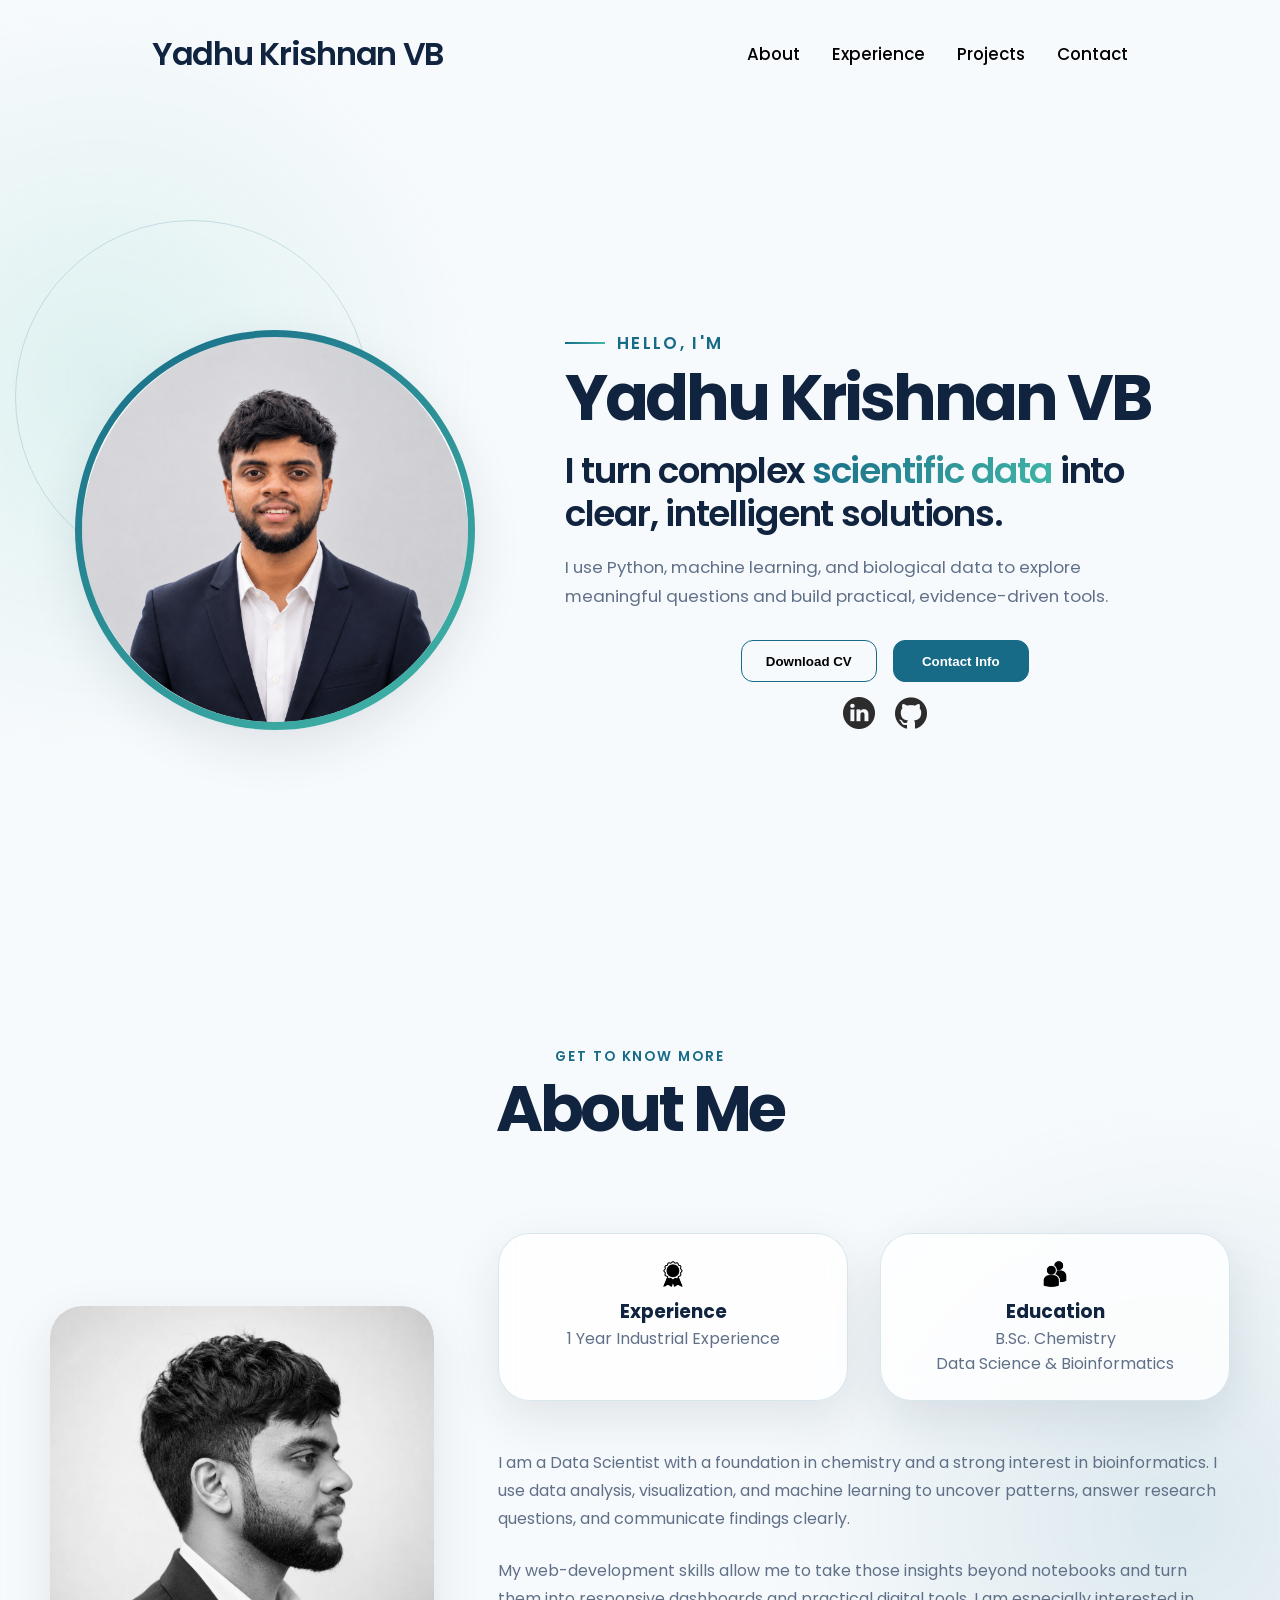
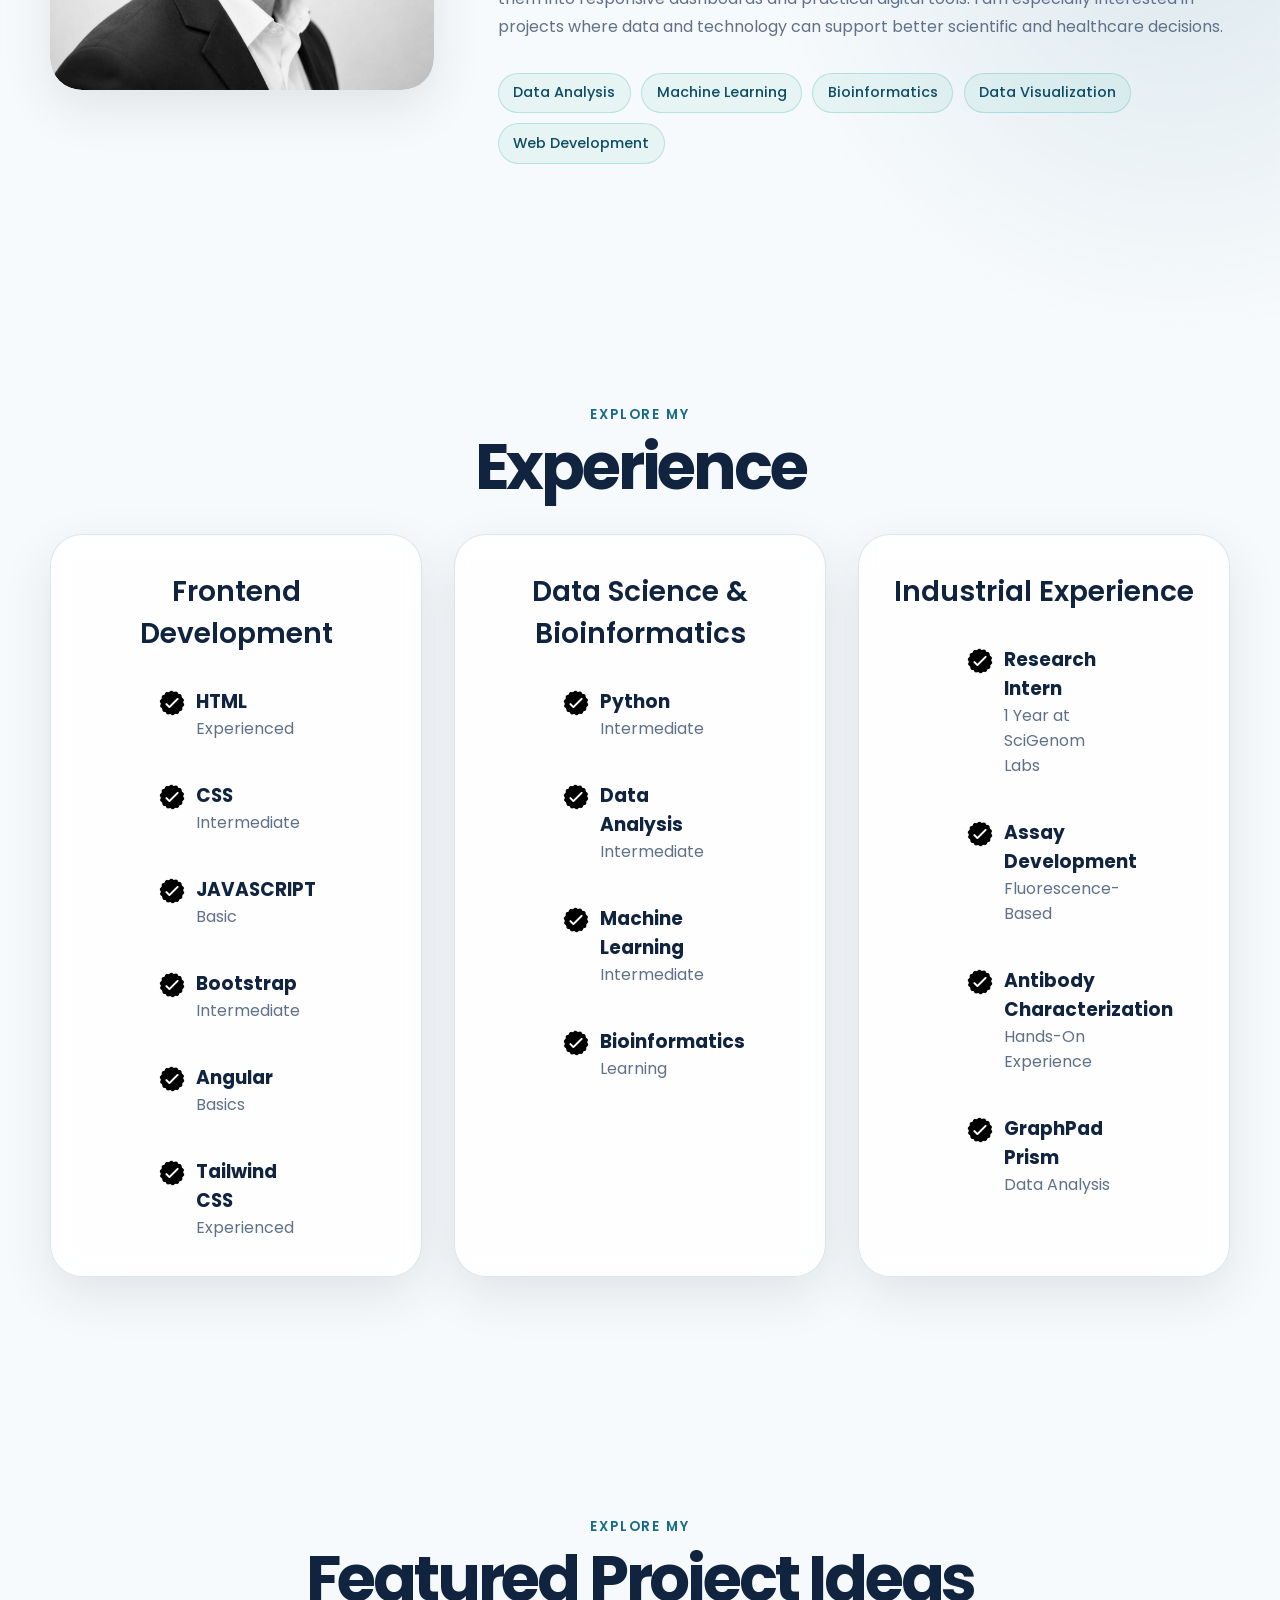
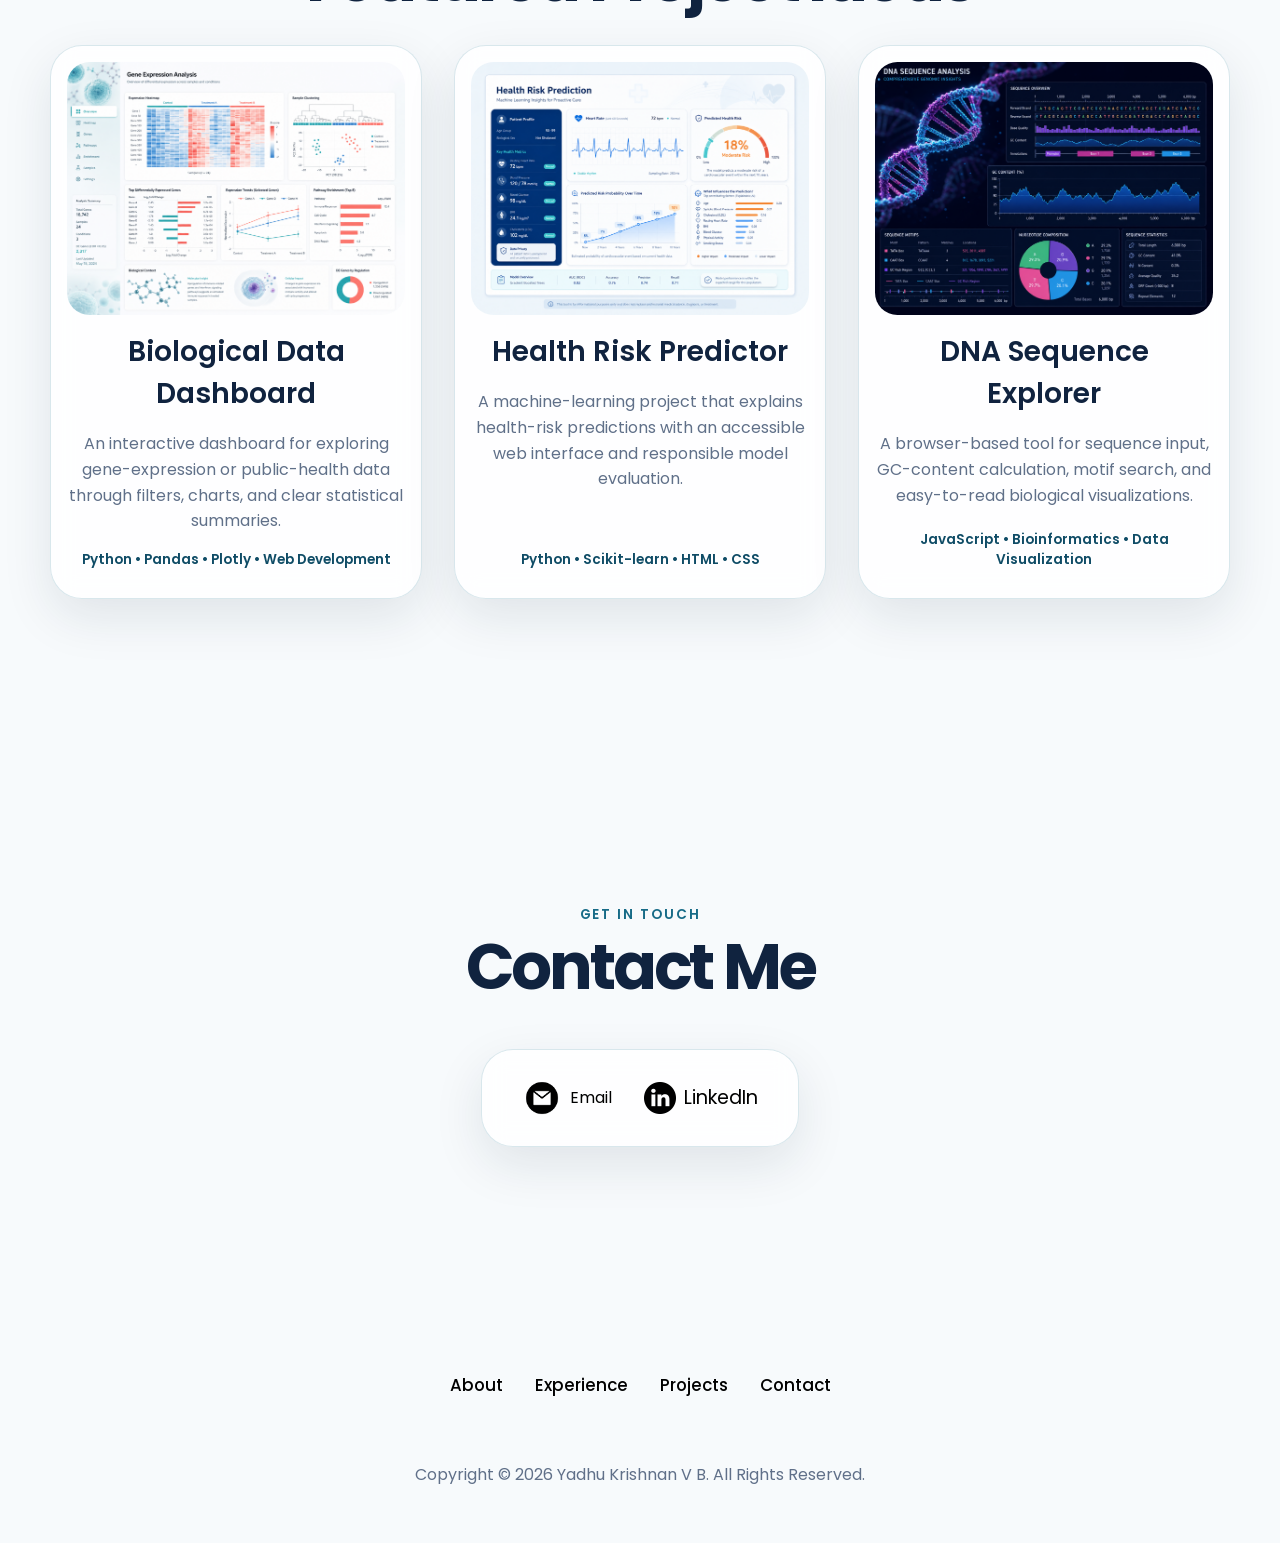
<file: index.html>
<!DOCTYPE html>
<html lang="en">
<head>
  <meta charset="UTF-8" />
  <meta http-equiv="X-UA-Compatible" content="IE=edge" />
  <meta name="viewport" content="width=device-width, initial-scale=1.0" />
  <title>Yadhu Krishnan VB | Data Science & Bioinformatics</title>
  <link rel="stylesheet" href="style.css" />
  <link rel="stylesheet" href="mediaqueries.css" />
</head>
<body>
  <nav id="desktop-nav">
    <div class="logo">Yadhu Krishnan VB</div>
    <div>
      <ul class="nav-links">
        <li><a href="#about">About</a></li>
        <li><a href="#experience">Experience</a></li>
        <li><a href="#projects">Projects</a></li>
        <li><a href="#contact">Contact</a></li>
      </ul>
    </div>
  </nav>
 <nav id="hamburger-nav">
  <div class="logo">Yadhu Krishnan VB</div>

  <div class="hamburger-menu">
    <div class="hamburger-icon" onclick="toggleMenu()">
      <span></span>
      <span></span>
      <span></span>
    </div>

    <div class="menu-links">
      <li><a href="#about" onclick="toggleMenu()">About</a></li>
      <li><a href="#experience" onclick="toggleMenu()">Experience</a></li>
      <li><a href="#projects" onclick="toggleMenu()">Projects</a></li>
      <li><a href="#contact" onclick="toggleMenu()">Contact</a></li>
    </div>
  </div>
</nav>
<section id="profile">
  <div class="section__pic-container">
    <img
      src="./assets/profile-pic.png"
      alt="Yadhu Krishnan VB profile picture"
    />
  </div>

  <div class="section__text">
    <p class="section__text__p1">Hello, I'm</p>
    <h1 class="title">Yadhu Krishnan VB</h1>
    <p class="section__text__p2 hero-statement">
      I turn complex <span>scientific data</span> into clear, intelligent solutions.
    </p>
    <p class="profile-summary">
      I use Python, machine learning, and biological data to explore meaningful
      questions and build practical, evidence-driven tools.
    </p>

    <div class="btn-container">
      <button
        class="btn btn-color-2"
        onclick="window.open('./assets/resume-example.pdf')"
      >
        Download CV
      </button>

      <button
        class="btn btn-color-1"
        onclick="location.href='./#contact'"
      >
        Contact Info
      </button>
    </div>

    <div id="socials-container">
      <img
        src="./assets/linkedin.png"
        alt="My LinkedIn profile"
        class="icon"
        onclick="location.href='https://www.linkedin.com/in/yadhu-krishnan-v-b-65b9093b6'"
      />
      <img
  src="./assets/github.png"
  alt="Yadhu portfolio GitHub repository"
  class="icon"
  onclick="location.href='https://github.com/yadhukrishnanvb/yadhu-portfolio'"
/>
    </div>
  </div>
</section>
<section id="about">
    <p class="section__text__p1">Get to Know More</p>
    <h1 class="title">About Me</h1>
   <div class="section-container">
    <div class="section__pic-container">
    <img
      src="./assets/about-pic.jpeg"
      alt="Profile picture"
      class="about-pic"
    />
  </div>

  <div class="about-details-container">
    <div class="about-containers">
      <div class="details-container">
        <img
          src="./assets/experience.png"
          alt="Experience icon"
          class="icon"
        />
        <h3>Experience</h3>
        <p>1 Year Industrial Experience</p>
    </div>
    <div class="details-container">
        <img
          src="./assets/education.png"
          alt="Education icon"
          class="icon"
          />
          <h3>Education</h3>
          <p>B.Sc. Chemistry<br />Data Science &amp; Bioinformatics</p>

    </div>
    </div>
    <div class="text-container">
      <!-- UPDATED: Clearer professional introduction and areas of focus -->
      <p>
        I am a Data Scientist with a foundation in chemistry and a strong interest in
        bioinformatics. I use data analysis, visualization, and machine learning to
        uncover patterns, answer research questions, and communicate findings clearly.
      </p>
      <p>
        My web-development skills allow me to take those insights beyond notebooks and
        turn them into responsive dashboards and practical digital tools. I am especially
        interested in projects where data and technology can support better scientific
        and healthcare decisions.
      </p>
      <div class="about-focus" aria-label="Areas of focus">
        <span>Data Analysis</span>
        <span>Machine Learning</span>
        <span>Bioinformatics</span>
        <span>Data Visualization</span>
        <span>Web Development</span>
      </div>
    </div>
  </div>
</div>
<img
  src="./assets/arrow.png"
  alt="Arrow icon"
  class="icon arrow"
  onclick="location.href='./#experience'"
/>
</section>
<section id="experience">
  <p class="section__text__p1">Explore My</p>
  <h1 class="title">Experience</h1>
  <div class="experience-details-container">
    <div class="about-containers">
      <div class="details-container">
        <h2 class="experience-sub-title">Frontend Development</h2>
        <div class="article-container">
        <article>
        <img
           src="./assets/checkmark.png"
         alt="Experience icon"
        class="icon"
  />
  <div>
    <h3>HTML</h3>
    <p>Experienced</p>
  </div>
</article>
        <article>
        <img
           src="./assets/checkmark.png"
         alt="Experience icon"
        class="icon"
  />
  <div>
    <h3>CSS</h3>
    <p>Intermediate</p>
  </div>
</article>
        <article>
        <img
           src="./assets/checkmark.png"
         alt="Experience icon"
        class="icon"
  />
  <div>
    <h3>JAVASCRIPT</h3>
    <p>Basic</p>
  </div>
</article>
        <article>
        <img
           src="./assets/checkmark.png"
         alt="Experience icon"
        class="icon"
  />
  <div>
    <h3>Bootstrap</h3>
    <p>Intermediate</p>
  </div>
</article>
        <article>
        <img
           src="./assets/checkmark.png"
         alt="Experience icon"
        class="icon"
  />
  <div>
    <h3>Angular</h3>
    <p>Basics</p>
  </div>
</article>
        <article>
        <img
           src="./assets/checkmark.png"
         alt="Experience icon"
        class="icon"
  />
  <div>
    <h3>Tailwind CSS</h3>
    <p>Experienced</p>
  </div>
</article>
        </div>
      </div>
      <div class="details-container">
        <!-- UPDATED: Data science and bioinformatics skills -->
        <h2 class="experience-sub-title">Data Science &amp; Bioinformatics</h2>
        <div class="article-container">
        <article>
        <img
           src="./assets/checkmark.png"
         alt="Experience icon"
        class="icon"
  />
  <div>
    <h3>Python</h3>
    <p>Intermediate</p>
  </div>
</article>
        <article>
        <img
           src="./assets/checkmark.png"
         alt="Experience icon"
        class="icon"
  />
  <div>
    <h3>Data Analysis</h3>
    <p>Intermediate</p>
  </div>
</article>
        <article>
        <img
           src="./assets/checkmark.png"
         alt="Experience icon"
        class="icon"
  />
  <div>
    <h3>Machine Learning</h3>
    <p>Intermediate</p>
  </div>
</article>
        <article>
        <img
           src="./assets/checkmark.png"
         alt="Experience icon"
        class="icon"
  />
  <div>
    <h3>Bioinformatics</h3>
    <p>Learning</p>
  </div>
</article>
        
        </div>
      </div>
      <div class="details-container">
        <h2 class="experience-sub-title">Industrial Experience</h2>
        <div class="article-container">
          <article>
            <img
              src="./assets/checkmark.png"
              alt="Experience icon"
              class="icon"
            />
            <div>
              <h3>Research Intern</h3>
              <p>1 Year at SciGenom Labs</p>
            </div>
          </article>
          <article>
            <img
              src="./assets/checkmark.png"
              alt="Experience icon"
              class="icon"
            />
            <div>
              <h3>Assay Development</h3>
              <p>Fluorescence-Based</p>
            </div>
          </article>
          <article>
            <img
              src="./assets/checkmark.png"
              alt="Experience icon"
              class="icon"
            />
            <div>
              <h3>Antibody Characterization</h3>
              <p>Hands-On Experience</p>
            </div>
          </article>
          <article>
            <img
              src="./assets/checkmark.png"
              alt="Experience icon"
              class="icon"
            />
            <div>
              <h3>GraphPad Prism</h3>
              <p>Data Analysis</p>
            </div>
          </article>
        </div>
      </div>
    </div>
  </div>
  <img
  src="./assets/arrow.png"
  alt="Arrow icon"
  class="icon arrow"
  onclick="location.href='./#projects'"
/>
</section>
<section id="projects">
  <!-- UPDATED: One heading and three interdisciplinary project ideas -->
  <p class="section__text__p1">Explore My</p>
  <h1 class="title">Featured Project Ideas</h1>

  <div class="projects-grid">
    <div class="details-container color-container project-card">
      <img src="./assets/project-1.png" alt="Biological data dashboard preview" class="project-img" />
      <h2 class="experience-sub-title project-title">Biological Data Dashboard</h2>
      <p class="project-description">
        An interactive dashboard for exploring gene-expression or public-health data
        through filters, charts, and clear statistical summaries.
      </p>
      <p class="project-tools">Python • Pandas • Plotly • Web Development</p>
    </div>

    <div class="details-container color-container project-card">
      <img src="./assets/project-2.png" alt="Disease prediction application preview" class="project-img" />
      <h2 class="experience-sub-title project-title">Health Risk Predictor</h2>
      <p class="project-description">
        A machine-learning project that explains health-risk predictions with an
        accessible web interface and responsible model evaluation.
      </p>
      <p class="project-tools">Python • Scikit-learn • HTML • CSS</p>
    </div>

    <div class="details-container color-container project-card">
      <img src="./assets/project-3.png" alt="DNA sequence analysis tool preview" class="project-img" />
      <h2 class="experience-sub-title project-title">DNA Sequence Explorer</h2>
      <p class="project-description">
        A browser-based tool for sequence input, GC-content calculation, motif search,
        and easy-to-read biological visualizations.
      </p>
      <p class="project-tools">JavaScript • Bioinformatics • Data Visualization</p>
    </div>
  </div>
</section>
<section id="contact">
  <p class="section__text__p1">Get in Touch</p>
  <h1 class="title">Contact Me</h1>

  <div class="contact-info-upper-container">

    <div class="contact-info-container">
      <a
        href="./404.html"
        class="contact-email-link"
        aria-label="Email contact unavailable"
        title="Email contact unavailable"
      >
        <img
          src="./assets/email.png"
          alt=""
          class="icon contact-icon email-icon"
        />
        <span>Email</span>
      </a>
    </div>

    <div class="contact-info-container">
      <img
        src="./assets/linkedin.png"
        alt="LinkedIn icon"
        class="icon contact-icon"
      />
      <p>
        <a href="https://www.linkedin.com/in/yadhu-krishnan-v-b-65b9093b6">
          LinkedIn
        </a>
      </p>
    </div>

  </div>
</section>
<footer>
  <nav>
    <div class="nav-links-container">
      <ul class="nav-links">
        <li><a href="#about">About</a></li>
        <li><a href="#experience">Experience</a></li>
        <li><a href="#projects">Projects</a></li>
        <li><a href="#contact">Contact</a></li>
      </ul>
    </div>
  </nav>

  <p>Copyright &#169; 2026 Yadhu Krishnan V B. All Rights Reserved.</p>
</footer>
<script src="script.js"></script>
</body>
</html>
</file>
<file: style.css>
/* GENERAL */

@import url("https://fonts.googleapis.com/css2?family=Poppins:wght@300;400;500;600&display=swap");

* {
  margin: 0;
  padding: 0;
}

body {
  font-family: "Poppins", sans-serif;
}

html {
  scroll-behavior: smooth;
}

p {
  color: rgb(85, 85, 85);
}

/* TRANSITION */

a,
.btn {
  transition: all 300ms ease;
}

/* DESKTOP NAV */

nav,
.nav-links {
  display: flex;
}

nav {
  justify-content: space-around;
  align-items: center;
  height: 17vh;
}
.nav-links {
  gap: 2rem;
  list-style: none;
  font-size: 1.5rem;
}

a {
  color: black;
  text-decoration: none;
  text-decoration-color: white;
}
a:hover {
  color: grey;
  text-decoration: underline;
  text-underline-offset: 1rem;
  text-decoration-color: rgb(181, 181, 181);
}

.logo {
  font-size: 2rem;
}

.logo:hover {
  cursor: default;
}


/* HAMBURGER MENU */

#hamburger-nav {
  display: none;
}

.hamburger-menu {
  position: relative;
  display: inline-block;
}

.hamburger-icon {
  display: flex;
  flex-direction: column;
  justify-content: space-between;
  height: 24px;
  width: 30px;
  cursor: pointer;
}

.hamburger-icon span {
  width: 100%;
  height: 2px;
  background-color: black;
  transition: all 0.3s ease-in-out;
}
.menu-links {
  position: absolute;
  top: 100%;
  right: 0;
  background-color: white;
  width: fit-content;
  max-height: 0;
  overflow: hidden;
  transition: all 0.3s ease-in-out;
}


.menu-links a {
  display: block;
  padding: 10px;
  text-align: center;
  font-size: 1.5rem;
  color: black;
  text-decoration: none;
  transition: all 0.3s ease-in-out;
}

.menu-links li {
  list-style: none;
}

.menu-links.open {
  max-height: 300px;
}

.hamburger-icon.open span:first-child {
  transform: rotate(45deg) translate(10px, 5px);
}

.hamburger-icon.open span:nth-child(2) {
  opacity: 0;
}

.hamburger-icon.open span:last-child {
  transform: rotate(-45deg) translate(10px, -5px);
}

.hamburger-icon span:first-child {
  transform: none;
}

.hamburger-icon span:nth-child(2) {
  opacity: 1;
}

.hamburger-icon span:last-child {
  transform: none;
}

/* SECTIONS */

section {
  padding-top: 4vh;
  height: 96vh;
  margin: 0 10rem;
  box-sizing: border-box;
  min-height: fit-content;
}

.section-container {
  display: flex;
}

/* PROFILE SECTION */

#profile {
  display: flex;
  justify-content: center;
  gap: 5rem;
  height: 80vh;
}

.section__pic-container {
  display: flex;
  height: 400px;
  width: 400px;
  margin: auto 0;
}
.section__text {
  align-self: center;
  text-align: center;
}

.section__text p {
  font-weight: 600;
}

.section__text__p1 {
  text-align: center;
}

.section__text__p2 {
  font-size: 1.55rem;
  margin-bottom: 1rem;
}

.hero-statement {
  color: var(--ink);
  font-size: clamp(1.65rem, 2.8vw, 2.45rem);
  font-weight: 600;
  letter-spacing: -0.035em;
  line-height: 1.2;
}

.hero-statement span {
  background: linear-gradient(120deg, var(--primary), var(--accent));
  background-clip: text;
  color: transparent;
  -webkit-background-clip: text;
}

/* UPDATED: Short supporting statement below the profile title */
.profile-summary {
  max-width: 36rem;
  margin: 0 auto 1.5rem;
  font-weight: 400 !important;
}

.title {
  font-size: 3rem;
  text-align: center;
}

#socials-container {
  display: flex;
  justify-content: center;
  margin-top: 1rem;
  gap: 1rem;
}

/* ICONS */

.icon {
  cursor: pointer;
  height: 2rem;
}
/* BUTTONS */

.btn-container {
  display: flex;
  justify-content: center;
  gap: 1rem;
}

.btn {
  font-weight: 600;
  transition: all 300ms ease;
  padding: 1rem;
  width: 8rem;
  border-radius: 2rem;
}

.btn-color-1,
.btn-color-2 {
  border: rgb(53, 53, 53) 0.1rem solid;
}

.btn-color-1:hover,
.btn-color-2:hover {
  cursor: pointer;
}

.btn-color-1,
.btn-color-2:hover {
  background: rgb(53, 53, 53);
  color: white;
}

.btn-color-1:hover {
  background: rgb(0, 0, 0);
}

.btn-color-2 {
  background: none;
}

.btn-color-2:hover {
  border: rgb(255, 255, 255) 0.1rem solid;
}

.btn-container {
  gap: 1rem;
}

/* ABOUT SECTION */

#about {
  position: relative;
  height: auto;
  min-height: 96vh;
  padding-bottom: 6rem;
}

#about .title {
  margin-bottom: 2.5rem;
}

#about > .section__text__p1,
#about > .title {
  text-align: center;
}

#about .section-container {
  align-items: center;
}

.about-containers {
  gap: 2rem;
  margin-bottom: 3rem;
  margin-top: 0;
}

.about-details-container {
  justify-content: center;
  flex-direction: column;
}

.about-containers,
.about-details-container {
  display: flex;
}

.about-pic {
  border-radius: 2rem;
}

.text-container p {
  line-height: 1.75;
  margin-bottom: 1.5rem;
}

/* UPDATED: Scannable focus areas in the About section */
.about-focus {
  display: flex;
  flex-wrap: wrap;
  gap: 0.65rem;
  margin-top: 2rem;
}

.about-focus span {
  padding: 0.55rem 0.9rem;
  border: 1px solid rgb(163, 163, 163);
  border-radius: 2rem;
  color: rgb(53, 53, 53);
  font-size: 0.9rem;
  font-weight: 500;
  background: rgb(250, 250, 250);
}

.arrow {
  position: absolute;
  right: -5rem;
  bottom: 2.5rem;
}

.details-container {
  padding: 1.5rem;
  flex: 1;
  background: white;
  border-radius: 2rem;
  border: rgb(53, 53, 53) 0.1rem solid;
  border-color: rgb(163, 163, 163);
  text-align: center;
}

.section-container {
  gap: 4rem;
  height: 80%;
}

.section__pic-container {
  height: 400px;
  width: 400px;
  margin: auto 0;
}

/* EXPERIENCE SECTION */

#experience {
  position: relative;
}

.experience-sub-title {
  color: rgb(85, 85, 85);
  font-weight: 600;
  font-size: 1.75rem;
  margin-bottom: 2rem;
}

.experience-details-container {
  display: flex;
  justify-content: center;
  flex-direction: column;
  margin-top: 2rem;
}

.article-container {
  display: flex;
  text-align: initial;
  flex-wrap: wrap;
  flex-direction: row;
  gap: 2.5rem;
  justify-content: space-around;
}

article {
  display: flex;
  width: 10rem;
  justify-content: space-around;
  gap: 0.5rem;
}

article.icon{
  cursor: default;
}

/* PROJECTS SECTION */

#projects {
  position: relative;
  height: auto;
  padding-bottom: 5rem;
}

/* UPDATED: Responsive project-card layout */
.projects-grid {
  display: grid;
  grid-template-columns: repeat(3, minmax(0, 1fr));
  gap: 2rem;
  margin-top: 2rem;
}

.project-card {
  display: flex;
  flex-direction: column;
  align-items: center;
}

.color-container {
  border-color: rgb(163, 163, 163);
  background: rgb(250, 250, 250);
}

.project-img {
  border-radius: 2rem;
  width: 90%;
  aspect-ratio: 4 / 3;
  object-fit: cover;
}

.project-title {
  margin: 1rem;
  color: black;
}

.project-btn {
  color: black;
  border-color: rgb(163, 163, 163);
}

.project-description {
  line-height: 1.6;
  margin-bottom: 1rem;
}

.project-tools {
  margin-top: auto;
  font-weight: 600;
  color: rgb(53, 53, 53);
}

/* CONTACT */

#contact {
  display: flex;
  justify-content: center;
  flex-direction: column;
  height: 70vh;
}

.contact-info-upper-container {
  display: flex;
  justify-content: center;
  border-radius: 2rem;
  border: rgb(53, 53, 53) 0.1rem solid;
  border-color: rgb(163, 163, 163);
  background: rgb(250, 250, 250);
  margin: 2rem auto;
  padding: 0.5rem;
}

.contact-info-container {
  display: flex;
  align-items: center;
  justify-content: center;
  gap: 0.5rem;
  margin: 1rem;
}

.contact-info-container p {
  font-size: larger;
}

.contact-icon {
  cursor: default;
}

.email-icon {
  height: 2.5rem;
}

.contact-email-link {
  align-items: center;
  display: flex;
  flex-direction: row;
  gap: 0.5rem;
  line-height: 1;
  white-space: nowrap;
}

.contact-email-link .email-icon {
  flex-shrink: 0;
}

.contact-email-link,
.contact-email-link .contact-icon {
  cursor: pointer;
}

/* FOOTER SECTION */

footer {
  height: 26vh;
  margin: 0 1rem;
}

footer p {
  text-align: center;
}

/* MODERN VISUAL THEME */
:root { --ink:#10233f; --muted:#607089; --primary:#176b87; --primary-dark:#0f4c66; --accent:#43b7a8; --surface:rgba(255,255,255,.82); --border:rgba(23,107,135,.16); --shadow:0 18px 50px rgba(16,35,63,.1); }
* { box-sizing: border-box; }
body { color:var(--ink); background:radial-gradient(circle at 8% 8%,rgba(67,183,168,.14),transparent 24rem),radial-gradient(circle at 92% 32%,rgba(23,107,135,.12),transparent 26rem),#f7fafc; overflow-x:hidden; }
p { color:var(--muted); }
#desktop-nav,#hamburger-nav { position:relative; z-index:20; }
#desktop-nav { height:12vh; max-width:1280px; margin:auto; }
.logo { color:var(--ink); font-weight:600; letter-spacing:-.04em; }
.nav-links { font-size:1.05rem; }
.nav-links a { position:relative; font-weight:500; }
.nav-links a:hover { color:var(--primary); text-decoration:none; }
.nav-links a::after { position:absolute; right:0; bottom:-.45rem; left:0; height:2px; content:""; background:linear-gradient(90deg,var(--primary),var(--accent)); transform:scaleX(0); transform-origin:right; transition:transform 250ms ease; }
.nav-links a:hover::after { transform:scaleX(1); transform-origin:left; }
section { max-width:1180px; margin-inline:auto; padding-top:6rem; }
#profile { position:relative; min-height:82vh; gap:clamp(3rem,7vw,7rem); }
#profile::before { position:absolute; z-index:-1; width:22rem; height:22rem; content:""; border:1px solid rgba(23,107,135,.18); border-radius:50%; transform:translate(-28rem,1rem); animation:float-orb 7s ease-in-out infinite; }
#profile .section__pic-container {
  position:relative;
  aspect-ratio:1;
  padding:.45rem;
  overflow:hidden;
  background:linear-gradient(145deg,var(--primary),var(--accent));
  border-radius:50%;
  box-shadow:var(--shadow);
}
#profile .section__pic-container img,.about-pic { width:100%; height:100%; object-fit:cover; }
#profile .section__pic-container img {
  border-radius:50%;
  object-position:center;
}
.section__text { max-width:40rem; }
#profile .section__text {
  max-width:42rem;
  padding:2rem 0;
  text-align:left;
}
.section__text__p1 { color:var(--primary); font-size:.85rem; font-weight:600; letter-spacing:.14em; text-transform:uppercase; }
#profile .section__text__p1 {
  align-items:center;
  display:flex;
  font-size:1.05rem;
  gap:.75rem;
  justify-content:flex-start;
  text-align:left;
}
#profile .section__text__p1::before {
  width:2.5rem;
  height:2px;
  content:"";
  background:linear-gradient(90deg,var(--primary),var(--accent));
}
.title { margin:.45rem 0 1rem; color:var(--ink); font-size:clamp(2.5rem,5vw,4.25rem); line-height:1.08; letter-spacing:-.05em; }
#profile .title { text-align:left; }
.hero-statement {
  max-width:40rem;
  margin:.75rem 0 1.15rem;
  text-wrap:balance;
}
.hero-statement span {
  position:relative;
  white-space:nowrap;
}
.profile-summary {
  max-width:34rem;
  margin:0 0 1.75rem;
  font-size:1.05rem;
}
#profile .btn-container,
#profile #socials-container { justify-content:center; }
.section__text__p2 { color:var(--ink); }
.profile-summary { line-height:1.75; }
.btn {
  width:auto;
  min-width:8.5rem;
  padding:.8rem 1.25rem;
  border-color:var(--primary);
  border-radius:.75rem;
  box-shadow:none;
}
.btn-color-1,.btn-color-2:hover { background:var(--primary); }
.btn:hover {
  border-color:var(--primary-dark);
  box-shadow:none;
  transform:translateY(-2px);
}
#profile #socials-container {
  gap:1.25rem;
  margin-top:.9rem;
}
#socials-container .icon {
  height:2rem;
  padding:0;
  border:0;
  border-radius:0;
  opacity:.82;
  transition:opacity 200ms ease,transform 200ms ease;
}
#socials-container .icon:hover {
  box-shadow:none;
  opacity:1;
  transform:translateY(-2px);
}
.details-container,.contact-info-upper-container { background:var(--surface); border:1px solid var(--border); box-shadow:var(--shadow); backdrop-filter:blur(12px); }
.details-container { transition:transform 300ms ease,box-shadow 300ms ease,border-color 300ms ease; }
.details-container:hover { border-color:rgba(23,107,135,.38); box-shadow:0 22px 55px rgba(16,35,63,.14); transform:translateY(-7px); }
#about .section-container { min-height:70vh; }
#about .section__pic-container {
  flex: 0 0 clamp(280px, 30vw, 400px);
  width: clamp(280px, 30vw, 400px);
  height: auto;
  aspect-ratio: 1;
  overflow: hidden;
  border-radius: 2rem;
  box-shadow: var(--shadow);
}
#about .about-details-container { flex: 1 1 0; min-width: 0; }
.about-focus span { color:var(--primary-dark); background:rgba(67,183,168,.09); border-color:rgba(67,183,168,.3); }
#experience { height:auto; min-height:96vh; padding-bottom:6rem; }
#experience .details-container { padding:2.25rem 1.75rem; }
#experience .about-containers {
  display: grid;
  grid-template-columns: repeat(3, minmax(0, 1fr));
  gap: 2rem;
  perspective: 1200px;
}
#experience .details-container {
  position: relative;
  overflow: hidden;
  cursor: pointer;
  outline: none;
  transform: rotateX(var(--tilt-x, 0deg)) rotateY(var(--tilt-y, 0deg)) translateY(var(--lift, 0));
  transform-style: preserve-3d;
  transition:
    transform 180ms ease,
    border-color 250ms ease,
    box-shadow 250ms ease;
  will-change: transform;
}
#experience .details-container::before {
  position: absolute;
  inset: 0;
  pointer-events: none;
  content: "";
  background: radial-gradient(
    circle at var(--shine-x, 50%) var(--shine-y, 50%),
    rgba(255, 255, 255, 0.9),
    transparent 38%
  );
  opacity: 0;
  transition: opacity 200ms ease;
}
#experience .details-container:hover,
#experience .details-container:focus-visible {
  --lift: -10px;
  border-color: rgba(23,107,135,.5);
  box-shadow: 0 28px 60px rgba(16,35,63,.2);
}
#experience .details-container:hover::before,
#experience .details-container:focus-visible::before {
  opacity: .55;
}
#experience .details-container.is-selected {
  --lift: -14px;
  border-color: var(--accent);
  box-shadow:
    0 30px 65px rgba(16,35,63,.22),
    0 0 0 3px rgba(67,183,168,.18);
}
#experience .details-container.is-rotating {
  animation: experience-card-spin 850ms cubic-bezier(.22,.8,.28,1);
}
#experience .details-container > * {
  position: relative;
  z-index: 1;
  transform: translateZ(28px);
}
.experience-sub-title { color:var(--ink); }
article { justify-content:flex-start; align-items:flex-start; }
article .icon { flex:0 0 auto; }
.project-card { overflow:hidden; padding:1rem 1rem 1.75rem; }
.project-img { width:100%; border-radius:1.4rem; transition:transform 500ms ease; }
.project-card:hover .project-img { transform:scale(1.035); }
.project-tools { color:var(--primary-dark); font-size:.85rem; }
#contact { min-height:70vh; }
.contact-info-upper-container { padding:.75rem 1.5rem; }
.contact-info-container a:hover { color:var(--primary); text-decoration:none; }
.reveal { opacity:0; transform:translateY(28px); transition:opacity 700ms ease,transform 700ms cubic-bezier(.22,1,.36,1); }
.reveal.is-visible { opacity:1; transform:translateY(0); }
@keyframes profile-shape { 0%,100% { border-radius:45% 55% 52% 48% / 48% 42% 58% 52%; } 50% { border-radius:55% 45% 44% 56% / 42% 54% 46% 58%; } }
@keyframes float-orb { 0%,100% { transform:translate(-28rem,1rem); } 50% { transform:translate(-28rem,-1rem); } }
@keyframes experience-card-spin {
  0% { transform: rotateY(0deg) translateY(-14px); }
  45% { transform: rotateY(165deg) translateY(-18px) scale(1.025); }
  55% { transform: rotateY(195deg) translateY(-18px) scale(1.025); }
  100% { transform: rotateY(360deg) translateY(-14px); }
}
@media (prefers-reduced-motion:reduce) {
  *,*::before,*::after { scroll-behavior:auto!important; animation-duration:.01ms!important; animation-iteration-count:1!important; transition-duration:.01ms!important; }
  .reveal { opacity:1; transform:none; }
  #experience .details-container { transform:none; }
  #experience .details-container.is-rotating { animation:none; }
}
</file>
<file: mediaqueries.css>
@media screen and (max-width: 1400px) {
  #profile {
    height: 83vh;
    margin-bottom: 6rem;
  }

  .about-containers {
    flex-wrap: wrap;
  }
}

@media screen and (max-width: 1200px) {
  #desktop-nav {
    display: none;
  }

  #hamburger-nav {
    display: flex;
  }

  #experience,
  .experience-details-container {
    margin-top: 2rem;
  }

  #profile,
  .section-container {
    display: block;
  }

  .arrow {
    display: none;
  }

  section,
  .section-container {
    height: fit-content;
  }

  section {
    margin: 0 5%;
  }

  #hamburger-nav { height: 6rem; padding: 0 5%; }
  .menu-links { border: 1px solid var(--border); border-radius: 1rem; box-shadow: var(--shadow); }

  .section__pic-container {
    width: 275px;
    height: 275px;
    margin: 0 auto 2rem;
  }

  #about .section__pic-container {
    width: 275px;
    height: auto;
  }

  #profile .section__text {
    margin-inline: auto;
    padding: 1rem 0;
    text-align: center;
  }

  #profile .section__text__p1 {
    justify-content: center;
    text-align: center;
  }

  #profile .title {
    text-align: center;
  }

  #profile .profile-summary {
    margin-inline: auto;
  }

  #profile .btn-container,
  #profile #socials-container {
    justify-content: center;
  }

  .about-containers {
    margin-top: 0;
  }

  #about .title {
    margin-bottom: 2rem;
  }

  .projects-grid {
    grid-template-columns: repeat(2, minmax(0, 1fr));
  }

  #experience .about-containers {
    grid-template-columns: repeat(3, minmax(250px, 1fr));
    overflow-x: auto;
    padding: 1rem 0 2rem;
    scroll-snap-type: x mandatory;
  }

  #experience .details-container {
    scroll-snap-align: center;
  }
}
@media screen and (max-width: 600px) {
  #contact,
  footer {
    height: 40vh;
  }

  #profile {
    height: auto;
    min-height: calc(100vh - 6rem);
    margin-bottom: 3rem;
    padding-top: 2rem;
  }

  article {
    font-size: 1rem;
  }

  footer nav {
    height: fit-content;
    margin-bottom: 2rem;
  }

  .about-containers,
  .contact-info-upper-container,
  .btn-container {
    flex-wrap: wrap;
  }

  .contact-info-container {
    margin: 0;
  }

  .contact-info-container p,
  .nav-links li a {
    font-size: 1rem;
  }

  .experience-sub-title {
    font-size: 1.25rem;
  }

  .logo {
    font-size: 1.5rem;
  }

  .nav-links {
    flex-direction: column;
    gap: 0.5rem;
    text-align: center;
  }

  .contact-info-upper-container {
    padding: 0.5rem;
  }

  .section__pic-container {
    width: auto;
    height: min(70vw, 290px);
    justify-content: center;
  }

  #profile .section__pic-container { width: min(70vw, 290px); }

  #about .section__pic-container {
    width: min(78vw, 290px);
    height: auto;
  }

  .section__text__p2 {
    font-size: 1.5rem;
  }

  .title {
    font-size: 2rem;
  }

  section { padding-top: 4.5rem; }
  .section__text { padding-inline: .5rem; }
  .section__text__p2 { line-height: 1.5; }
  .details-container { border-radius: 1.4rem; }
  #experience .details-container { padding: 1.5rem 1rem; }
  .article-container { gap: 1.75rem 1rem; }
  article { width: calc(50% - .5rem); }
  .contact-info-upper-container { flex-direction: column; gap: .8rem; padding: 1.25rem; }

  .text-container {
    text-align: justify;
  }

  #about {
    padding-bottom: 4rem;
  }

  #about .title {
    margin-bottom: 1.5rem;
  }

  .about-containers {
    margin-bottom: 2rem;
  }

  .about-focus {
    justify-content: center;
  }

  .projects-grid {
    grid-template-columns: 1fr;
  }

  #experience .about-containers {
    grid-template-columns: repeat(3, minmax(82vw, 1fr));
    margin-inline: -5vw;
    padding-inline: 5vw;
  }
}
</file>
